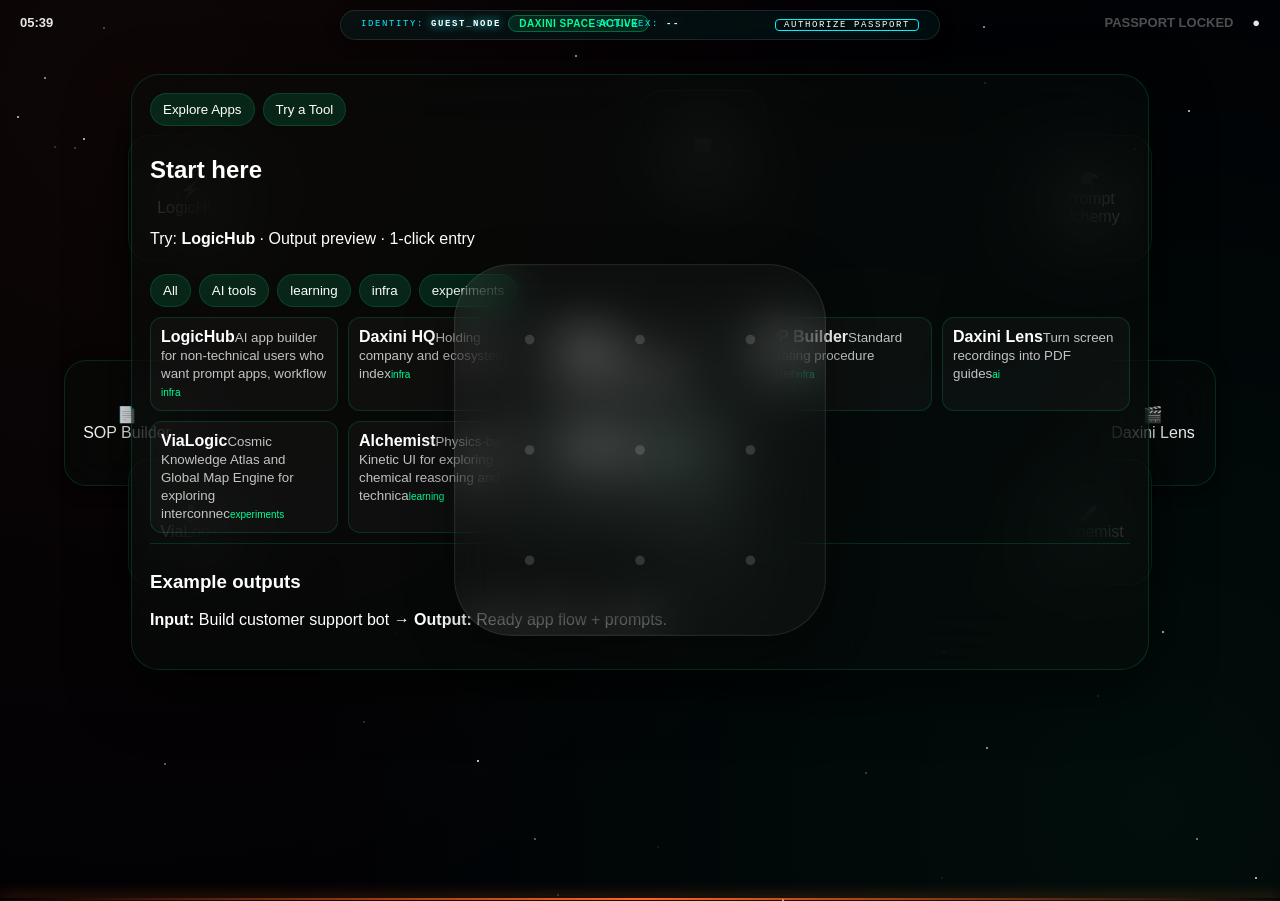
<file: index.html>
<!DOCTYPE html>
<html lang="en">
<head>
  <meta charset="UTF-8">
  <meta name="viewport" content="width=device-width, initial-scale=1.0, maximum-scale=1.0, user-scalable=no, viewport-fit=cover">
  <title>Daxini.space — Premium Pattern OS</title>
  <meta name="description" content="Daxini.space is a sovereign pattern-based OS for app discovery.">
  <link rel="stylesheet" href="os-core.css">
</head>
<body>

  <!-- STARFIELD -->
  <div id="starfield"></div>

  <!-- IDENTITY HUD -->
  <div id="identity-hud"></div>

  <!-- SOVEREIGN AUTH OVERLAY -->
  <div id="zv-auth-overlay" class="zv-auth-overlay hidden">
    <div class="zv-auth-modal">
      <div class="zv-auth-icon">🛡️</div>
      <h2 class="zv-auth-title">Sovereign Authorization</h2>
      <p class="zv-auth-desc">Access to the Daxini Pattern OS requires a verified Sovereign Passport. Please enter your hardware ID to authorize this session.</p>
      <form id="zv-auth-form" class="zv-auth-form">
        <div class="zv-auth-group">
          <label>PHYSICAL PASSPORT ID</label>
          <input type="text" id="zv-nfc-input" placeholder="Enter Hardware ID..." required>
        </div>
        <button type="submit" class="zv-auth-btn">Authorize Hardware</button>
        <div id="zv-auth-status" class="zv-auth-status"></div>
      </form>
    </div>
  </div>


  <section id="start-layer" class="glass-window">
    <div class="cta-row"><button data-quick="logichub">Explore Apps</button><button data-quick="prompt-alchemy">Try a Tool</button></div>
    <h2>Start here</h2><p>Try: <b>LogicHub</b> · Output preview · 1-click entry</p>
    <div class="filter-row"><button data-filter="all">All</button><button data-filter="ai">AI tools</button><button data-filter="learning">learning</button><button data-filter="infra">infra</button><button data-filter="experiments">experiments</button></div>
    <div id="app-grid"></div>
    <div id="proof-block"><h3>Example outputs</h3><p><b>Input:</b> Build customer support bot → <b>Output:</b> Ready app flow + prompts.</p></div>
    <p class="sys-philosophy">System philosophy: pattern-first discovery, sovereign flow, fast launch.</p>
  </section>

  <!-- WINDOW MANAGER -->
  <div id="window-manager"></div>

  <!-- FRACTAL DESKTOP -->
  <div id="room-environment">
    <div class="room-node-app" id="node-0"></div>
    <div class="room-node-app" id="node-1"></div>
    <div class="room-node-app" id="node-2"></div>
    <div class="room-node-app" id="node-3"></div>
    <div class="room-node-app" id="node-5"></div>
    <div class="room-node-app" id="node-6"></div>
    <div class="room-node-app" id="node-7"></div>
    <div class="room-node-app" id="node-8"></div>

    <div id="room-center">
      <h1 id="room-title">DAXINI.SPACE</h1>
    </div>
  </div>

  <!-- THUMB ZONE MATRIX -->
  <div id="os-minimap">
    <svg id="grid-svg"><polyline id="trace-line" points=""/></svg>
    <div id="os-action-hint"></div>
    <div id="dots-container">
      <div class="dot-cell" data-idx="0"><div class="dot" id="dot-0"></div></div>
      <div class="dot-cell" data-idx="1"><div class="dot" id="dot-1"></div></div>
      <div class="dot-cell" data-idx="2"><div class="dot" id="dot-2"></div></div>
      <div class="dot-cell" data-idx="3"><div class="dot" id="dot-3"></div></div>
      <div class="dot-cell" data-idx="4"><div class="dot center-dot" id="dot-4"></div></div>
      <div class="dot-cell" data-idx="5"><div class="dot" id="dot-5"></div></div>
      <div class="dot-cell" data-idx="6"><div class="dot" id="dot-6"></div></div>
      <div class="dot-cell" data-idx="7"><div class="dot" id="dot-7"></div></div>
      <div class="dot-cell" data-idx="8"><div class="dot" id="dot-8"></div></div>
    </div>
    <div class="minimap-hint">swipe or tap to launch</div>
  </div>

  <!-- MODULAR CORE -->
  <script src="daxini-registry.js"></script>
  <script src="daxini-passport.js"></script>
  <script src="pattern-tracer.js"></script>
  <script src="os-shell.js"></script>
  <script src="daxini-ui.js"></script>

  <script>
    // Starfield initializer (one-off)
    (function() {
      const sf = document.getElementById('starfield');
      for (let i = 0; i < 60; i++) {
        const star = document.createElement('div');
        star.style.cssText = `position:absolute; width:2px; height:2px; background:#fff; border-radius:50%; top:${Math.random()*100}%; left:${Math.random()*100}%; opacity:${Math.random()};`;
        sf.appendChild(star);
      }
    })();

    // Helper to route logs to spatial-engine's diagnostics
    window.logDiag = function(action, message) {
        if (window.OS && window.OS.updateDiagnostics) {
            window.OS.updateDiagnostics('ZAYVORA', action, message);
        } else {
            console.log(`[${action}] ${message}`);
        }
    };
  </script>
</body>
</html>
</file>
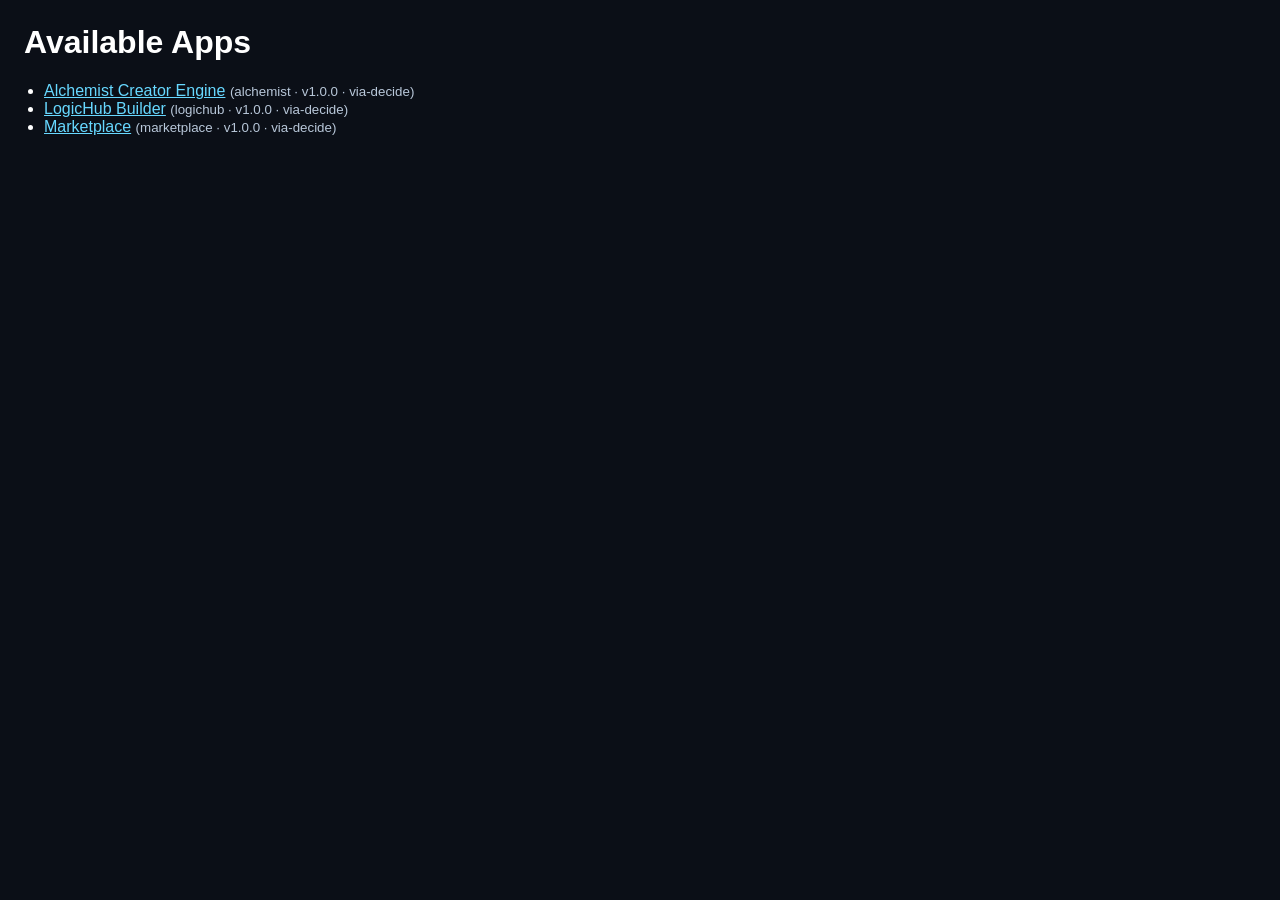
<file: apps/index.html>
<!DOCTYPE html>
<html lang="en">
<head>
  <meta charset="UTF-8">
  <meta name="viewport" content="width=device-width, initial-scale=1.0">
  <title>Daxini Apps Directory</title>
  <style>
    body { font-family: Arial, sans-serif; margin: 24px; background: #0b0f17; color: #fff; }
    h1 { margin-top: 0; }
    ul { padding-left: 20px; }
    a { color: #67d8ff; }
    small { color: #b8c7d9; }
  </style>
  <script src="../apps-manifest.js"></script>
</head>
<body>
  <h1>Available Apps</h1>
  <ul id="apps-list"></ul>
  <script>
    (function renderApps() {
      const list = document.getElementById('apps-list');
      const manifest = window.DAXINI_APPS_MANIFEST || { apps: [] };
      manifest.apps.forEach((app) => {
        const li = document.createElement('li');
        li.innerHTML = `<a href="${app.path}">${app.title}</a> <small>(${app.name} · v${app.version} · ${app.creator})</small>`;
        list.appendChild(li);
      });
    })();
  </script>
</body>
</html>
</file>
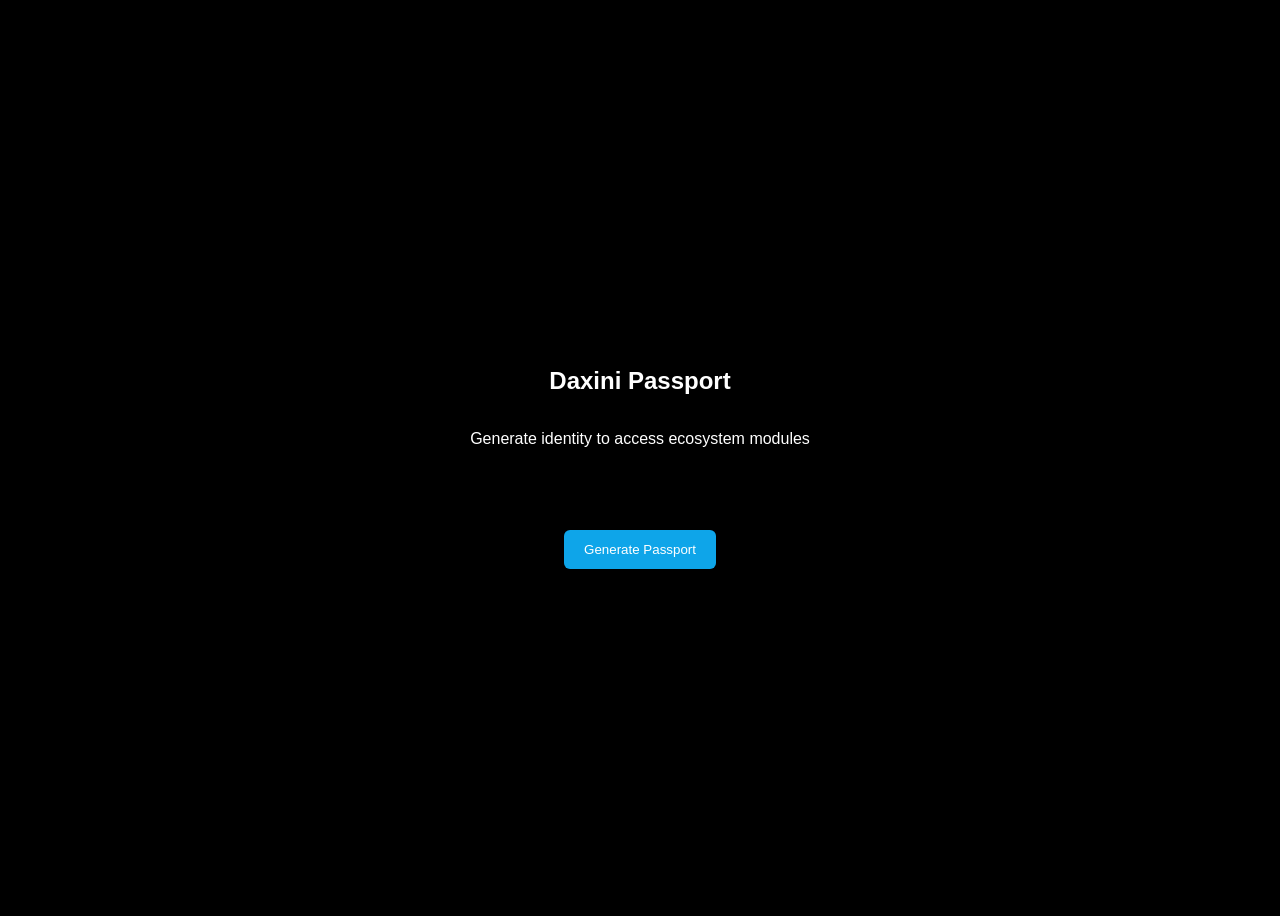
<file: passport/index.html>
<!DOCTYPE html>
<html>
<head>
<meta charset="UTF-8">
<meta name="viewport" content="width=device-width,initial-scale=1">
<title>Daxini Passport</title>

<style>
body{
background:#000;
color:#fff;
font-family:sans-serif;
display:flex;
flex-direction:column;
align-items:center;
justify-content:center;
height:100vh
}

button{
padding:12px 20px;
margin-top:20px;
background:#0ea5e9;
border:none;
color:#fff;
border-radius:6px;
}
</style>
</head>

<body>

<h2>Daxini Passport</h2>
<p>Generate identity to access ecosystem modules</p>
<p id="rep-summary"></p>
<div id="creator-dashboard" style="margin-top:14px;width:min(680px,94vw);font-size:14px"></div>

<button onclick="createPassport()">Generate Passport</button>

<script src="../reputation-engine.js"></script>
<script src="../earnings-ledger.js"></script>
<script>
function renderProfileSummary(token) {
  if (!window.DaxiniReputationEngine || !token) return;
  const profile = window.DaxiniReputationEngine.getPassportProfile(token);
  const repSummary = document.getElementById('rep-summary');
  if (!repSummary || !profile) return;
  const badge = profile.reputation.badge ? profile.reputation.badge.label : 'No badge yet';
  const wallet = profile.wallet || { total_earnings: 0 };
  repSummary.textContent = `Reputation: ${profile.reputation.overall} · Badge: ${badge} · Wallet: ${Number(wallet.total_earnings || 0).toFixed(2)}`;
}


function renderCreatorDashboard(token) {
  const container = document.getElementById('creator-dashboard');
  if (!container || !token || !window.DaxiniEarningsLedger) return;
  const summary = window.DaxiniEarningsLedger.passportSummary(token);
  const rows = summary.assets.map((item) => `<tr><td>${item.asset_id}</td><td>${item.downloads}</td><td>${item.earnings.toFixed(2)}</td></tr>`).join('');
  container.innerHTML = `
    <h3 style="margin:0 0 8px 0">Creator Dashboard</h3>
    <div style="margin-bottom:8px">Wallet earnings: ${summary.total_earnings.toFixed(2)}</div>
    <table style="width:100%;border-collapse:collapse">
      <thead><tr><th align="left">Asset</th><th align="left">Downloads</th><th align="left">Earnings</th></tr></thead>
      <tbody>${rows || '<tr><td colspan="3">No earnings yet.</td></tr>'}</tbody>
    </table>
  `;
}

function createPassport(){

const token = "passport_"+Date.now()

localStorage.setItem("passport_token",token)
if (window.DaxiniReputationEngine) {
window.DaxiniReputationEngine.ensurePassportProfile(token)
}
renderProfileSummary(token)
renderCreatorDashboard(token)

window.location.href="/"

}

const existingToken = localStorage.getItem("passport_token")
if (existingToken && window.DaxiniReputationEngine) {
window.DaxiniReputationEngine.ensurePassportProfile(existingToken)
renderProfileSummary(existingToken)
renderCreatorDashboard(existingToken)
}

</script>

</body>
</html>
</file>
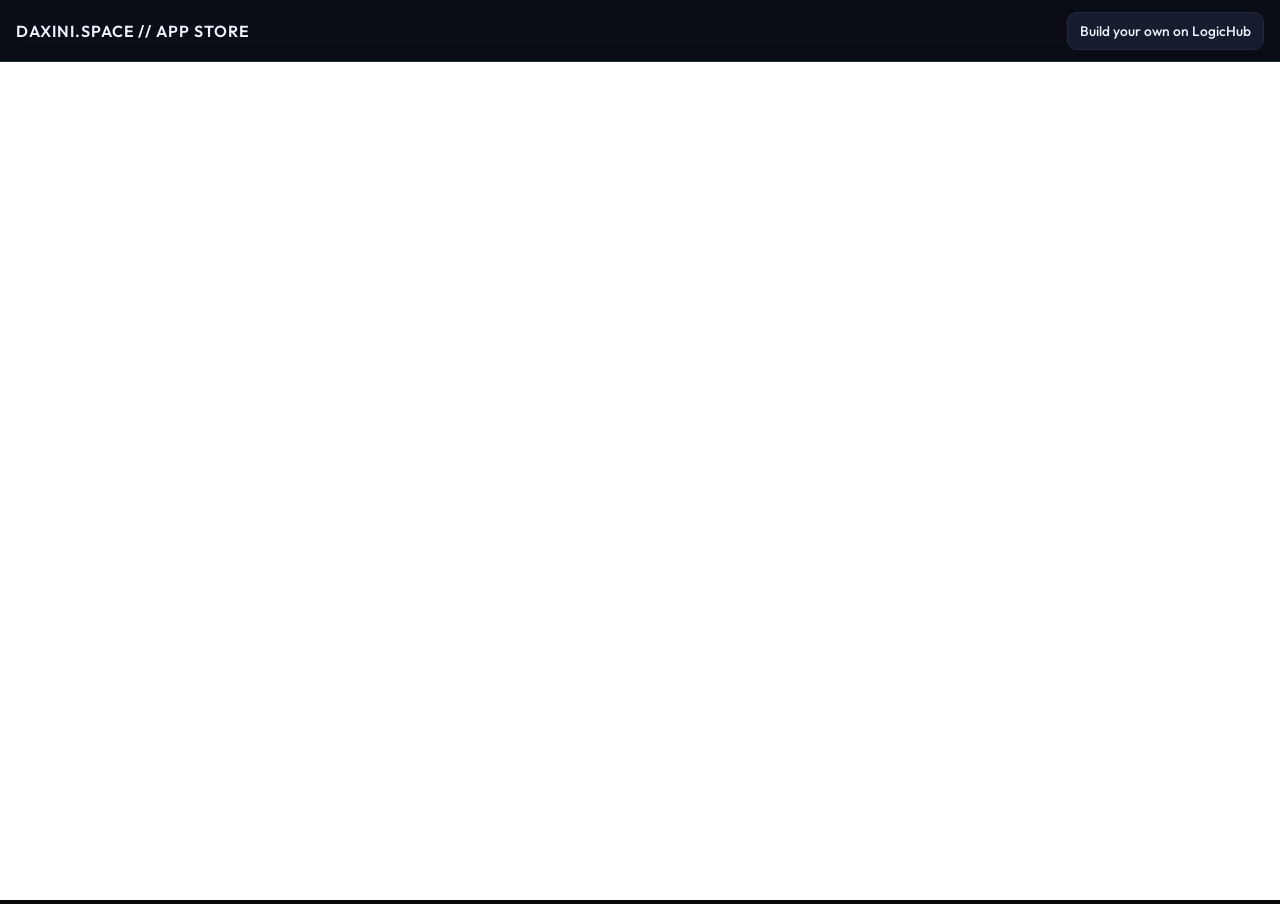
<file: play/index.html>
<!DOCTYPE html>
<html lang="en">
<head>
  <meta charset="UTF-8" />
  <meta name="viewport" content="width=device-width, initial-scale=1.0" />
  <title>Play App // DAXINI.SPACE</title>
  <link rel="preconnect" href="https://fonts.googleapis.com" />
  <link rel="preconnect" href="https://fonts.gstatic.com" crossorigin />
  <link href="https://fonts.googleapis.com/css2?family=Outfit:wght@400;500;600;700&display=swap" rel="stylesheet" />
  <style>
    :root {
      color-scheme: dark;
      --bg: #07090d;
      --nav-bg: rgba(11, 14, 23, 0.92);
      --border: #232a3f;
      --text: #eef2ff;
      --muted: #9aa6cb;
      --accent: #7aa2ff;
    }

    * { box-sizing: border-box; }

    body {
      margin: 0;
      min-height: 100vh;
      display: flex;
      flex-direction: column;
      background: var(--bg);
      color: var(--text);
      font-family: 'Outfit', system-ui, -apple-system, Segoe UI, Roboto, sans-serif;
    }

    .top-nav {
      height: 62px;
      padding: 12px 16px;
      border-bottom: 1px solid var(--border);
      background: var(--nav-bg);
      backdrop-filter: blur(10px);
      display: flex;
      align-items: center;
      justify-content: space-between;
      position: fixed;
      inset: 0 0 auto 0;
      z-index: 20;
    }

    .brand {
      font-size: clamp(0.84rem, 0.76rem + 0.35vw, 1rem);
      letter-spacing: 0.06em;
      color: var(--text);
      font-weight: 600;
      margin-right: 10px;
    }

    .cta {
      text-decoration: none;
      color: var(--text);
      background: #151c2f;
      border: 1px solid var(--border);
      border-radius: 10px;
      padding: 9px 12px;
      font-size: 0.86rem;
      font-weight: 500;
      white-space: nowrap;
    }

    .cta:hover {
      border-color: var(--accent);
    }

    .frame-wrap {
      margin-top: 62px;
      height: calc(100vh - 62px);
      width: 100%;
    }

    #app-frame {
      width: 100%;
      height: 100%;
      border: 0;
      background: #020307;
    }
  </style>
</head>
<body>
  <header class="top-nav">
    <div class="brand">DAXINI.SPACE // APP STORE</div>
    <a class="cta" href="https://logichub.app" target="_blank" rel="noopener noreferrer">Build your own on LogicHub</a>
  </header>

  <main class="frame-wrap">
    <iframe id="app-frame" sandbox="allow-scripts allow-forms allow-same-origin"></iframe>
  </main>

  <script>
    function sanitizeId(raw) {
      const value = String(raw ?? '').trim();
      return value.match(/^[a-zA-Z0-9_-]+$/) ? value : '';
    }

    const params = new URLSearchParams(window.location.search);
    const safeId = sanitizeId(params.get('id'));
    const frame = document.getElementById('app-frame');

    frame.src = safeId
      ? `https://logichub.app/tools/${encodeURIComponent(safeId)}`
      : 'https://logichub.app/explore';
  </script>
</body>
</html>
</file>
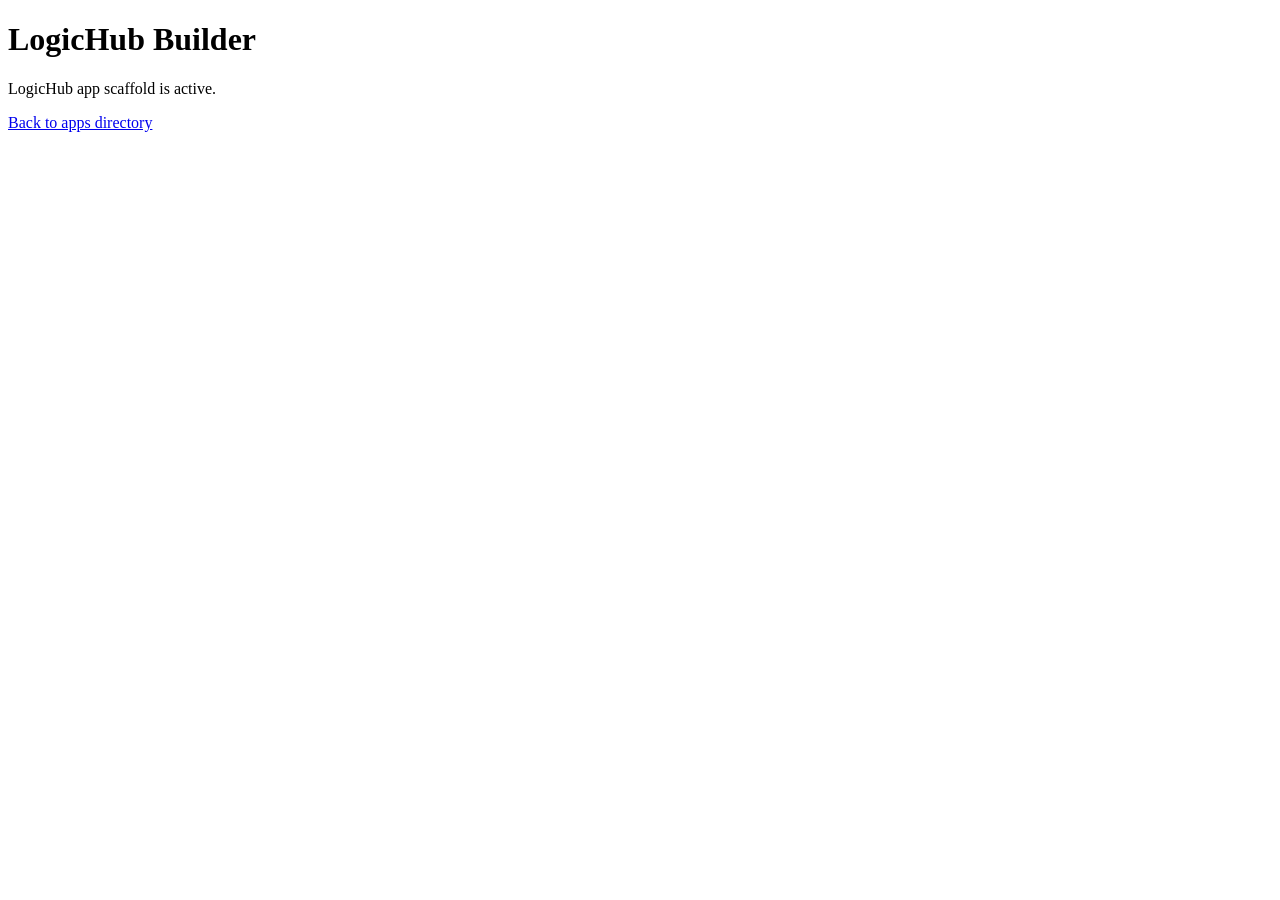
<file: apps/logichub/index.html>
<!DOCTYPE html>
<html lang="en">
<head><meta charset="UTF-8"><meta name="viewport" content="width=device-width, initial-scale=1.0"><title>LogicHub</title></head>
<body>
  <h1>LogicHub Builder</h1>
  <p>LogicHub app scaffold is active.</p>
  <p><a href="../">Back to apps directory</a></p>
</body>
</html>
</file>
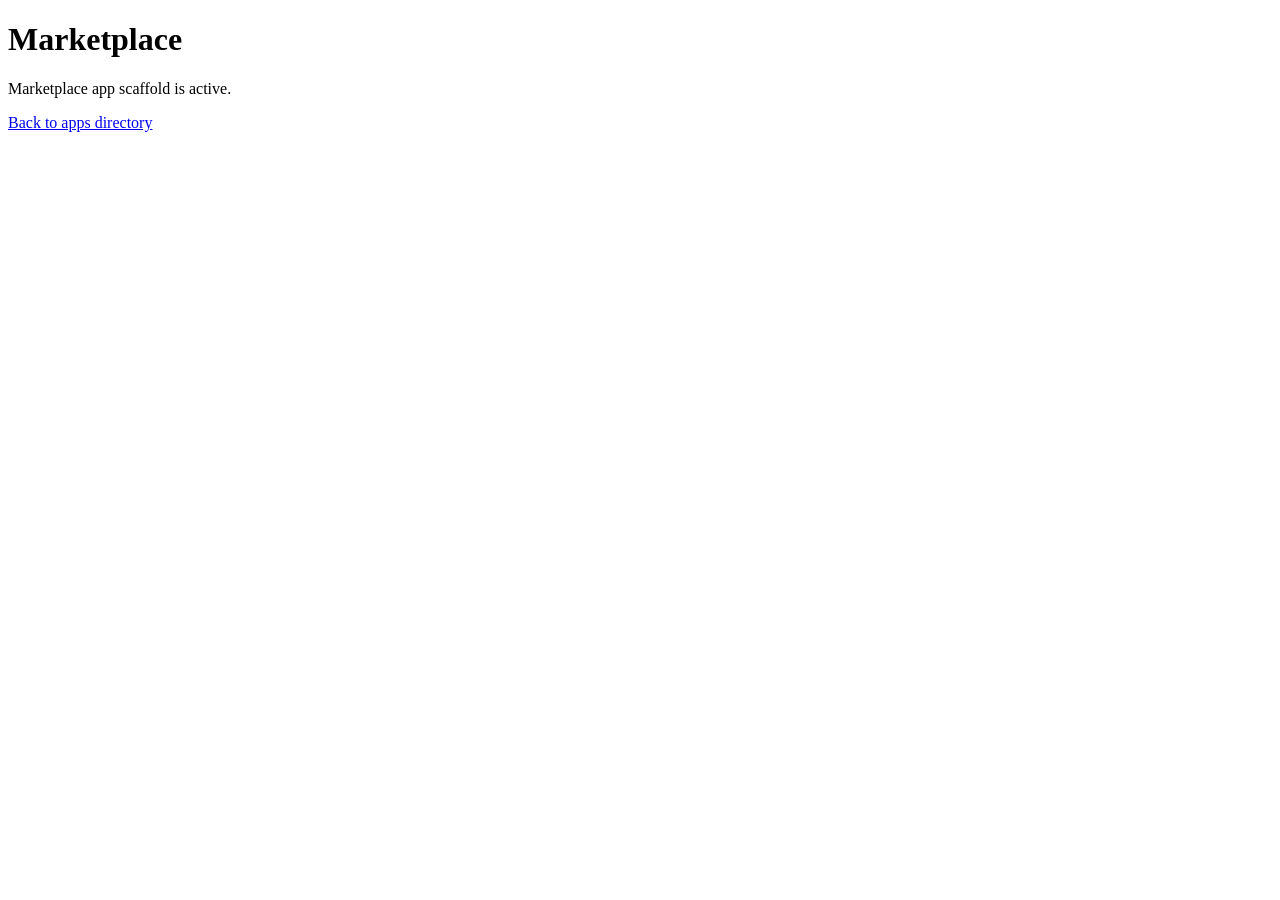
<file: apps/marketplace/index.html>
<!DOCTYPE html>
<html lang="en">
<head><meta charset="UTF-8"><meta name="viewport" content="width=device-width, initial-scale=1.0"><title>Marketplace</title></head>
<body>
  <h1>Marketplace</h1>
  <p>Marketplace app scaffold is active.</p>
  <p><a href="../">Back to apps directory</a></p>
</body>
</html>
</file>
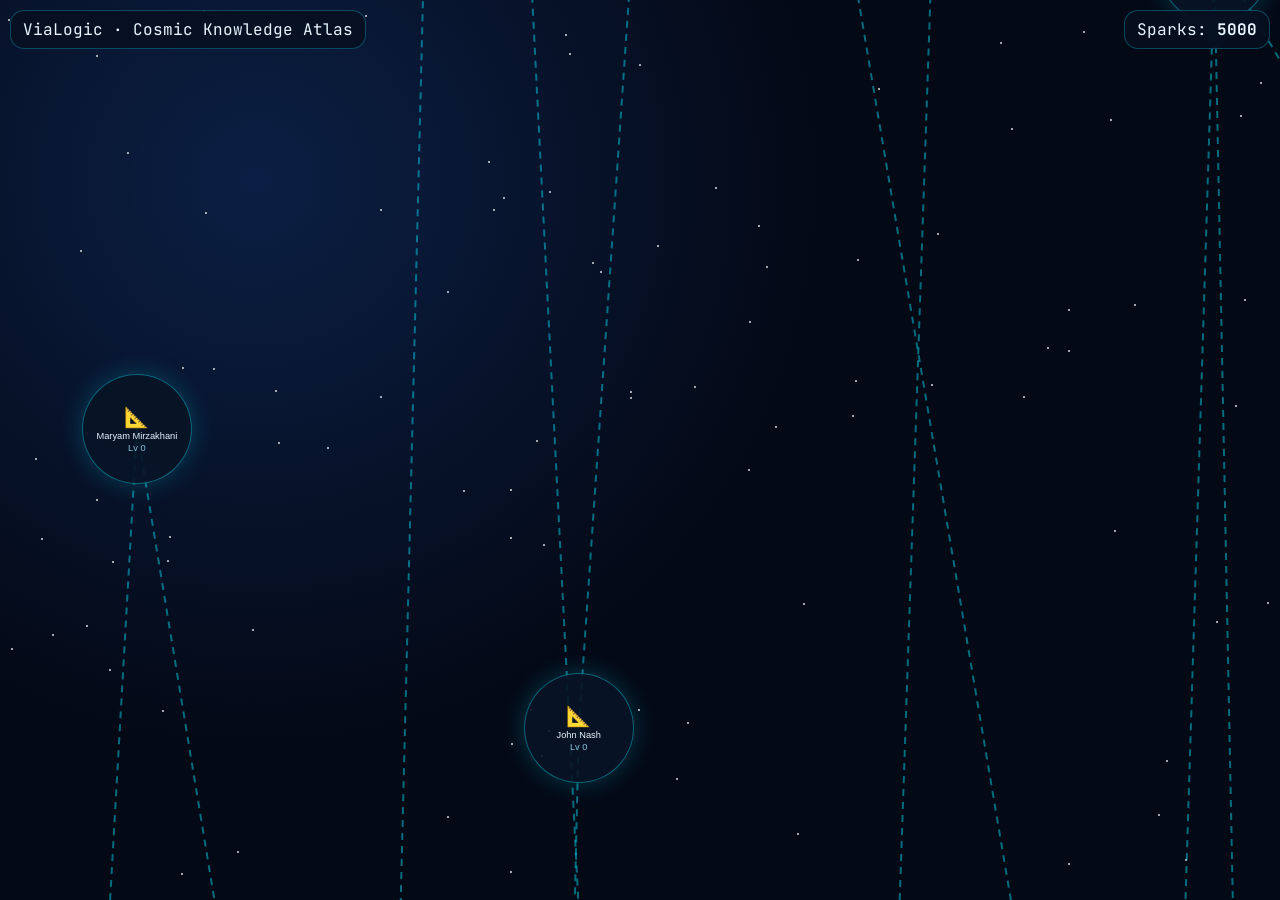
<file: apps/vialogic/index.html>
<!DOCTYPE html>
<html lang="en">
<head>
  <meta charset="UTF-8">
  <meta name="viewport" content="width=device-width, initial-scale=1.0">
  <title>ViaLogic | Global Map Engine</title>
  <link rel="preconnect" href="https://fonts.googleapis.com">
  <link rel="preconnect" href="https://fonts.gstatic.com" crossorigin>
  <link href="https://fonts.googleapis.com/css2?family=JetBrains+Mono:wght@400;600&display=swap" rel="stylesheet">
  <link rel="stylesheet" href="./styles/main.css">
  <script src="./ui/navigation.js"></script>
  <script src="./ui/entity-renderer.js"></script>
  <script src="./ui/modal-system.js"></script>
  <script src="./ui/map-engine.js"></script>
</head>
<body>
  <header class="hud">
    <div class="hud__title">ViaLogic · Cosmic Knowledge Atlas</div>
    <div class="hud__sparks">Sparks: <strong id="sparks-value">0</strong></div>
  </header>

  <main id="map-viewport" aria-label="Interactive thinker map">
    <div id="scenery-layer" aria-hidden="true"></div>
    <div id="map-layer">
      <svg id="paths-layer" viewBox="0 0 5000 3600" preserveAspectRatio="none"></svg>
      <section id="entities-layer" aria-live="polite"></section>
    </div>
  </main>

  <section id="entity-modal" class="modal" aria-hidden="true">
    <article class="modal__content" data-modal-content></article>
  </section>

  <output id="map-error"></output>
</body>
</html>
</file>
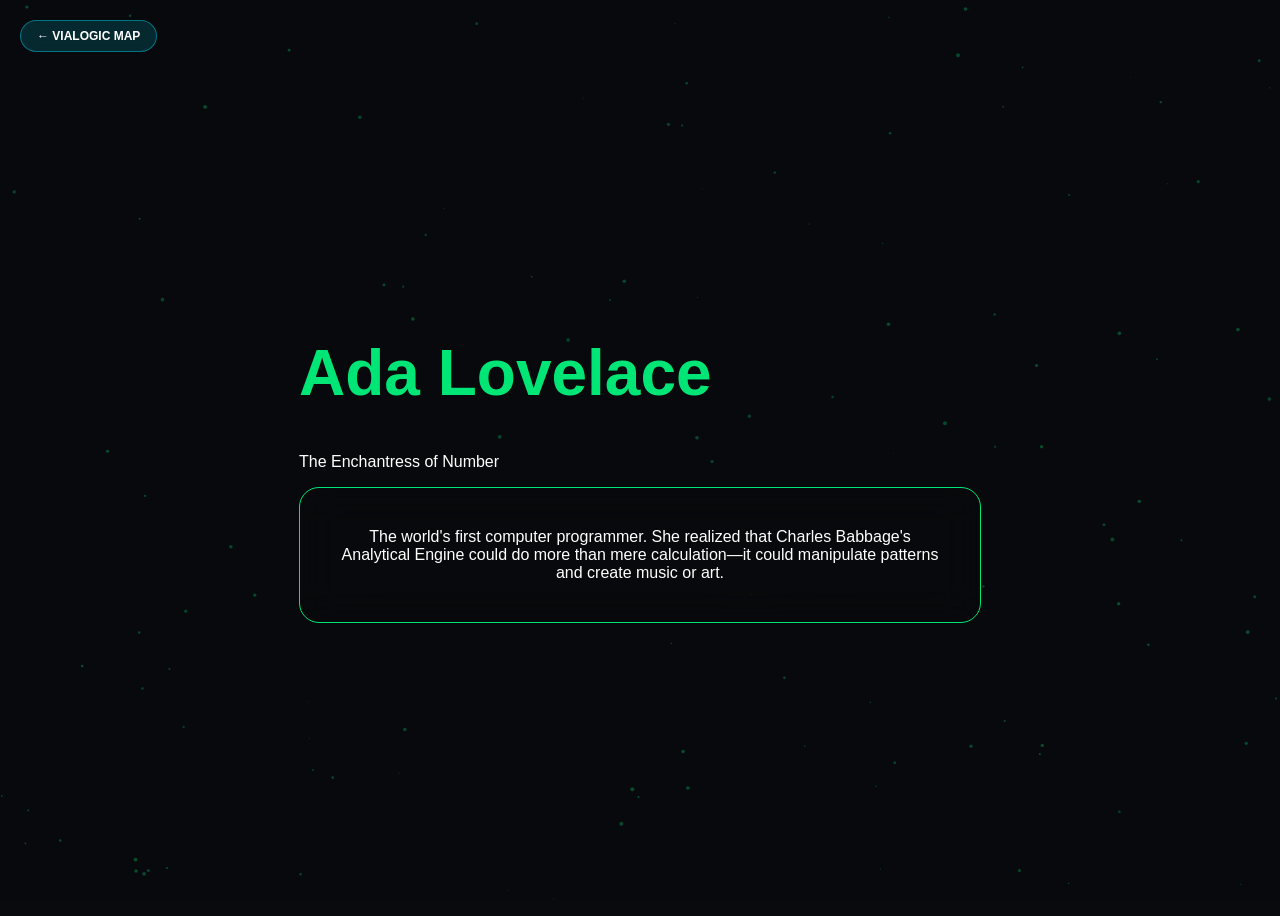
<file: apps/vialogic/people/ada-lovelace/index.html>
<!DOCTYPE html><html><head><title>Ada Lovelace</title><link rel="stylesheet" href="styles.css"></head><body><main class="sovereign"><h1>Ada Lovelace</h1><p>The Enchantress of Number</p><div class="glass">The world's first computer programmer. She realized that Charles Babbage's Analytical Engine could do more than mere calculation—it could manipulate patterns and create music or art.</div><canvas id="app"></canvas></main><script src="script.js"></script>
    <!-- Sovereign Audit: Back to Map -->
    <a href="../../index.html" class="vialogic-back-btn" style="position:fixed; top:20px; left:20px; z-index:9999; text-decoration:none; color:white; background:rgba(0,229,255,0.15); border:1px solid rgba(0,229,255,0.4); padding:8px 16px; border-radius:99px; font-family:sans-serif; font-size:12px; font-weight:bold; backdrop-filter:blur(8px); cursor:pointer;">← VIALOGIC MAP</a>
        
</body></html>
</file>
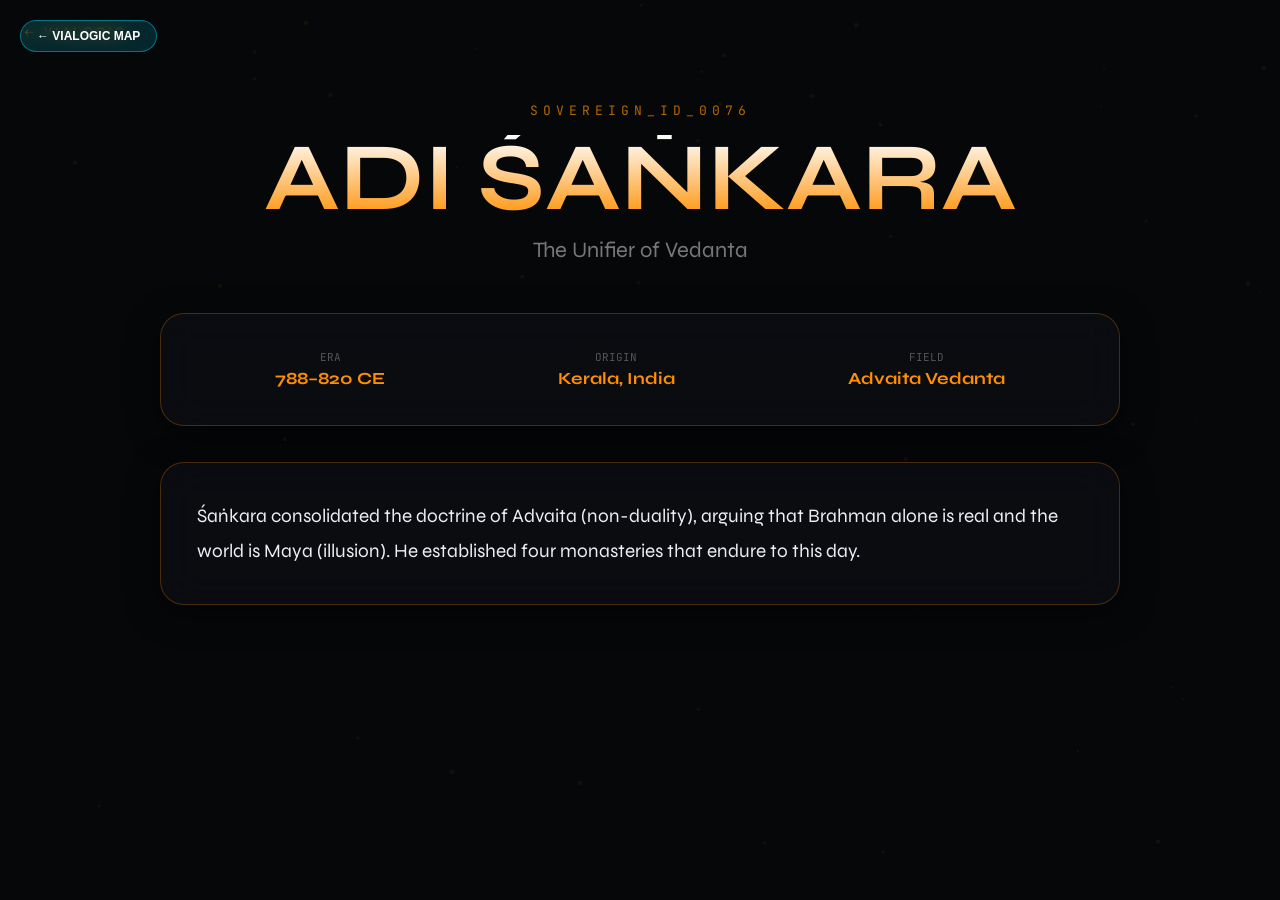
<file: apps/vialogic/people/adi-shankara/index.html>
<!DOCTYPE html>
<html lang="en"><head><meta charset="UTF-8"><meta name="viewport" content="width=device-width,initial-scale=1.0">
<title>Adi Śaṅkara | ViaLogic Sovereign UI</title>
<link href="https://fonts.googleapis.com/css2?family=Syne:wght@700;800&family=JetBrains+Mono&display=swap" rel="stylesheet">
<link rel="stylesheet" href="styles.css"></head>
<body><nav class="nav"><a href="../../">← VIALOGIC</a></nav>
<main class="viewport">
<section class="hero"><span class="badge">SOVEREIGN_ID_0076</span><h1>Adi Śaṅkara</h1><p class="epithet">The Unifier of Vedanta</p></section>
<section class="stats glass"><div class="s"><label>ERA</label><span>788–820 CE</span></div><div class="s"><label>ORIGIN</label><span>Kerala, India</span></div><div class="s"><label>FIELD</label><span>Advaita Vedanta</span></div></section>
<article class="bio glass"><p>Śaṅkara consolidated the doctrine of Advaita (non-duality), arguing that Brahman alone is real and the world is Maya (illusion). He established four monasteries that endure to this day.</p></article>
</main><canvas id="bg"></canvas><script src="script.js"></script>
    <!-- Sovereign Audit: Back to Map -->
    <a href="../../index.html" class="vialogic-back-btn" style="position:fixed; top:20px; left:20px; z-index:9999; text-decoration:none; color:white; background:rgba(0,229,255,0.15); border:1px solid rgba(0,229,255,0.4); padding:8px 16px; border-radius:99px; font-family:sans-serif; font-size:12px; font-weight:bold; backdrop-filter:blur(8px); cursor:pointer;">← VIALOGIC MAP</a>
        
</body></html>
</file>
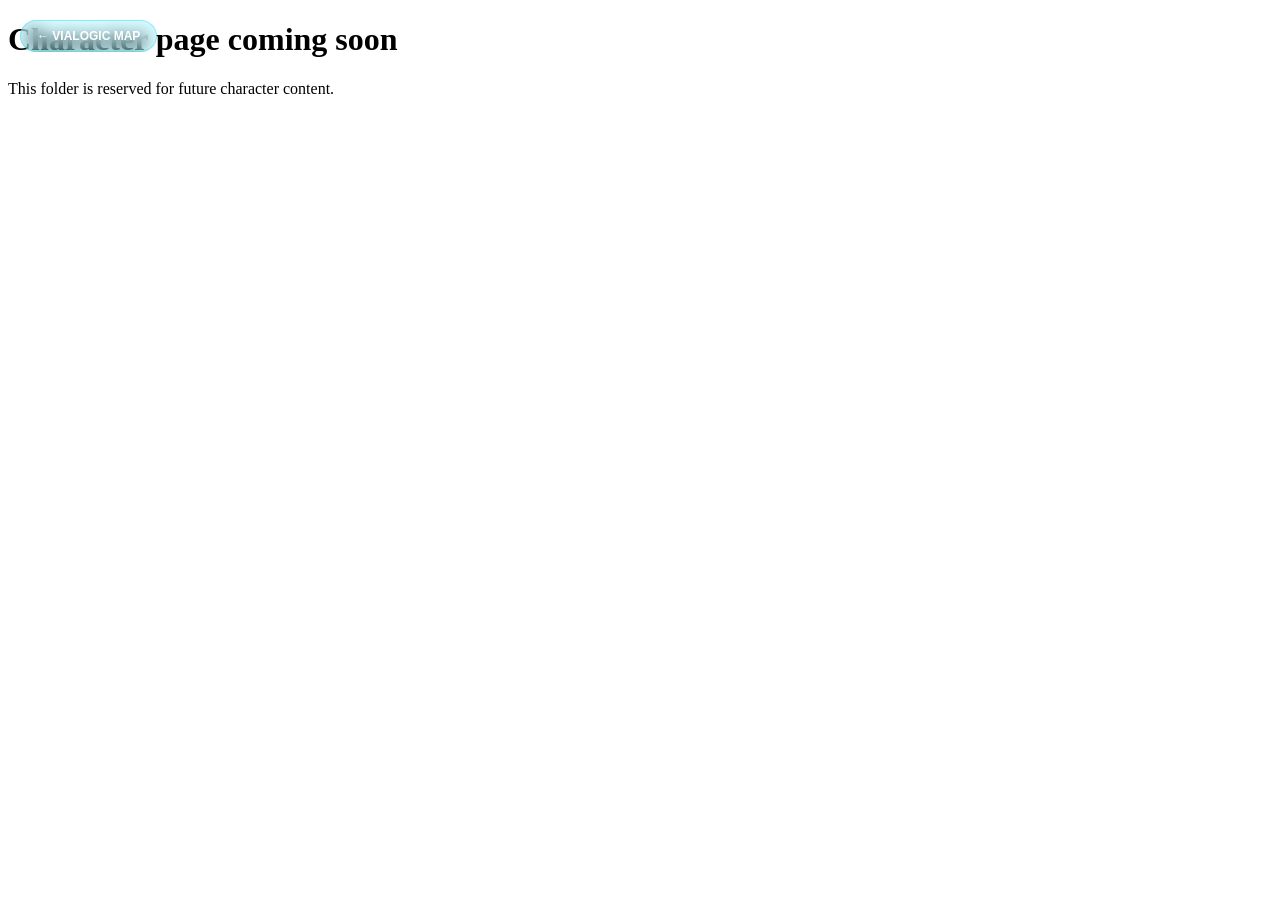
<file: apps/vialogic/people/al-khwarizmi/index.html>
<!doctype html>
<html lang="en">
<head>
  <meta charset="utf-8" />
  <meta name="viewport" content="width=device-width, initial-scale=1" />
  <title>Coming Soon</title>
</head>
<body>
  <main>
    <h1>Character page coming soon</h1>
    <p>This folder is reserved for future character content.</p>
  </main>

    <!-- Sovereign Audit: Back to Map -->
    <a href="../../index.html" class="vialogic-back-btn" style="position:fixed; top:20px; left:20px; z-index:9999; text-decoration:none; color:white; background:rgba(0,229,255,0.15); border:1px solid rgba(0,229,255,0.4); padding:8px 16px; border-radius:99px; font-family:sans-serif; font-size:12px; font-weight:bold; backdrop-filter:blur(8px); cursor:pointer;">← VIALOGIC MAP</a>
        
</body>
</html>
</file>
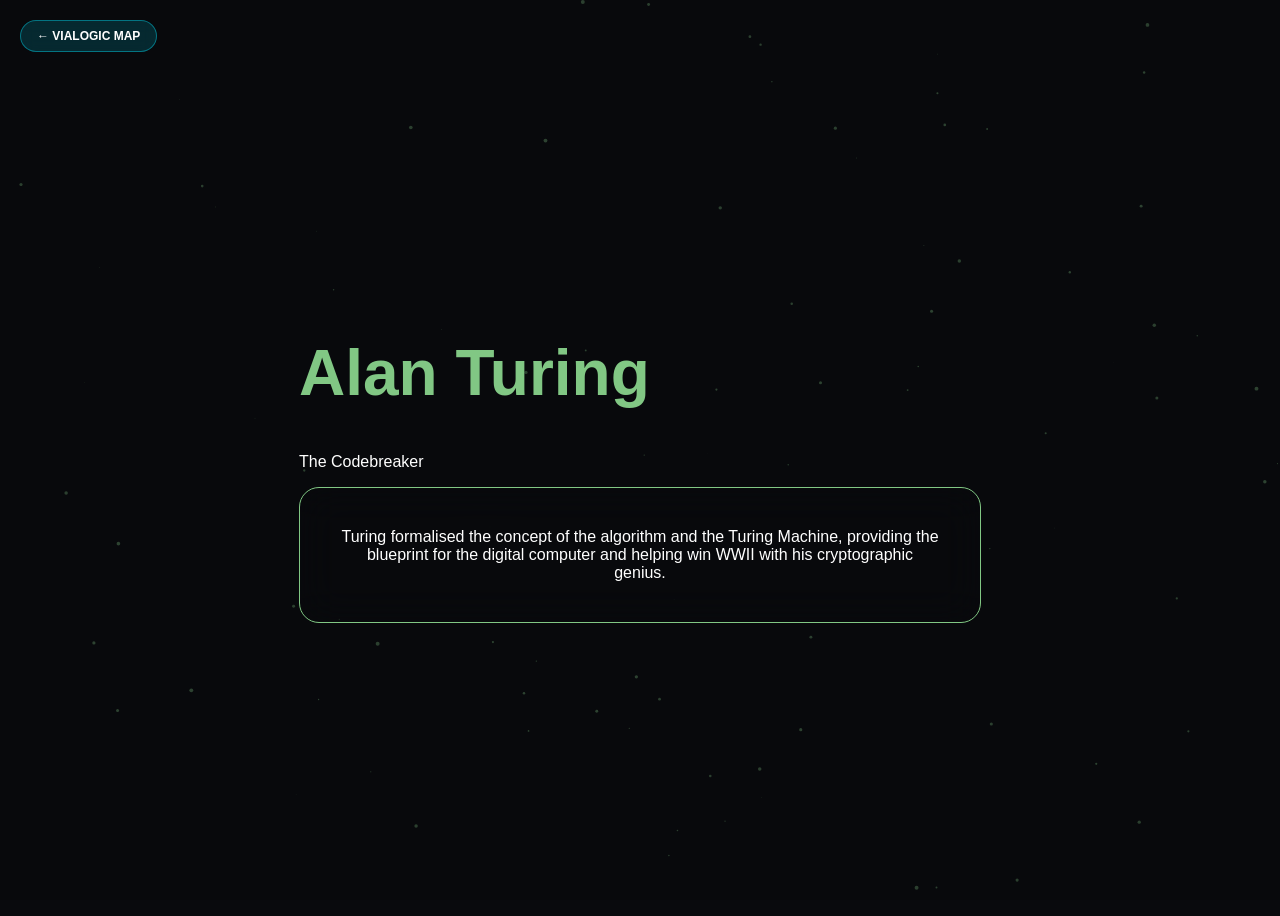
<file: apps/vialogic/people/alan-turing/index.html>
<!DOCTYPE html><html><head><title>Alan Turing</title><link rel="stylesheet" href="styles.css"></head><body><main class="sovereign"><h1>Alan Turing</h1><p>The Codebreaker</p><div class="glass">Turing formalised the concept of the algorithm and the Turing Machine, providing the blueprint for the digital computer and helping win WWII with his cryptographic genius.</div><canvas id="app"></canvas></main><script src="script.js"></script>
    <!-- Sovereign Audit: Back to Map -->
    <a href="../../index.html" class="vialogic-back-btn" style="position:fixed; top:20px; left:20px; z-index:9999; text-decoration:none; color:white; background:rgba(0,229,255,0.15); border:1px solid rgba(0,229,255,0.4); padding:8px 16px; border-radius:99px; font-family:sans-serif; font-size:12px; font-weight:bold; backdrop-filter:blur(8px); cursor:pointer;">← VIALOGIC MAP</a>
        
</body></html>
</file>
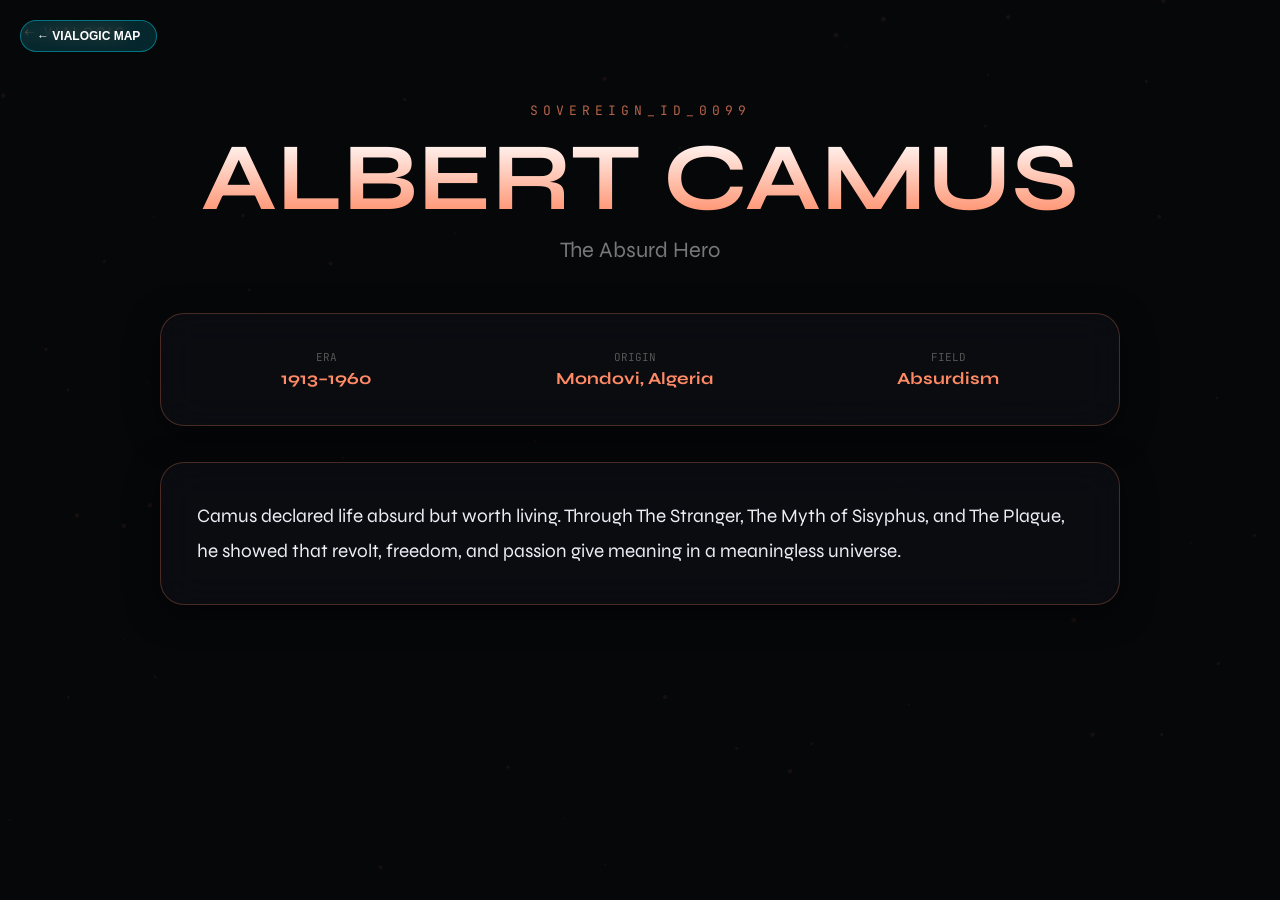
<file: apps/vialogic/people/albert-camus/index.html>
<!DOCTYPE html>
<html lang="en"><head><meta charset="UTF-8"><meta name="viewport" content="width=device-width,initial-scale=1.0">
<title>Albert Camus | ViaLogic Sovereign UI</title>
<link href="https://fonts.googleapis.com/css2?family=Syne:wght@700;800&family=JetBrains+Mono&display=swap" rel="stylesheet">
<link rel="stylesheet" href="styles.css"></head>
<body><nav class="nav"><a href="../../">← VIALOGIC</a></nav>
<main class="viewport">
<section class="hero"><span class="badge">SOVEREIGN_ID_0099</span><h1>Albert Camus</h1><p class="epithet">The Absurd Hero</p></section>
<section class="stats glass"><div class="s"><label>ERA</label><span>1913–1960</span></div><div class="s"><label>ORIGIN</label><span>Mondovi, Algeria</span></div><div class="s"><label>FIELD</label><span>Absurdism</span></div></section>
<article class="bio glass"><p>Camus declared life absurd but worth living. Through The Stranger, The Myth of Sisyphus, and The Plague, he showed that revolt, freedom, and passion give meaning in a meaningless universe.</p></article>
</main><canvas id="bg"></canvas><script src="script.js"></script>
    <!-- Sovereign Audit: Back to Map -->
    <a href="../../index.html" class="vialogic-back-btn" style="position:fixed; top:20px; left:20px; z-index:9999; text-decoration:none; color:white; background:rgba(0,229,255,0.15); border:1px solid rgba(0,229,255,0.4); padding:8px 16px; border-radius:99px; font-family:sans-serif; font-size:12px; font-weight:bold; backdrop-filter:blur(8px); cursor:pointer;">← VIALOGIC MAP</a>
        
</body></html>
</file>
<file: os-core.css>
:root {
  /* Premium System Font Stack (Offline-First) */
  --font-display: 'SF Pro Display', 'Inter', -apple-system, BlinkMacSystemFont, "Segoe UI", Roboto, Helvetica, Arial, sans-serif;
  --font-mono: 'SF Mono', 'Fira Code', 'Roboto Mono', monospace;
  --brand-saffron: #ff671f;
  --matrix-green: #00ff96;
  --bg-deep: #020205;
  --glass-bg: rgba(10, 15, 12, 0.45);
  --glass-border: rgba(0, 255, 150, 0.15);
  --system-blur: 40px;
  --spring-easing: cubic-bezier(0.175, 0.885, 0.32, 1.275);
  --font-mono: 'JetBrains Mono', monospace;
  --font-display: 'Syne', sans-serif;

  /* Zayvora Core Variables */
  --z-accent: #00f2ff;
  --z-glass: rgba(20, 20, 25, 0.7);
  --z-border: rgba(255, 255, 255, 0.1);
}

body {
  margin: 0;
  overflow: hidden;
  background: var(--bg-deep);
  color: white;
  font-family: 'Inter', -apple-system, sans-serif;
  user-select: none;
  -webkit-user-select: none;
  touch-action: none;
}

/* Dynamic Mesh Background */
body::before {
  content: '';
  position: fixed;
  top: -50%; left: -50%; width: 200%; height: 200%;
  background: 
    radial-gradient(circle at 30% 30%, rgba(255, 103, 31, 0.05) 0%, transparent 40%),
    radial-gradient(circle at 70% 70%, rgba(0, 255, 150, 0.05) 0%, transparent 40%);
  z-index: -1;
  animation: mesh-drift 20s infinite alternate;
}

@keyframes mesh-drift {
  from { transform: translate(0,0) rotate(0deg); }
  to { transform: translate(5%, 5%) rotate(5deg); }
}

/* Premium Glass Windows */
.glass-window {
  background: var(--glass-bg);
  backdrop-filter: blur(var(--system-blur));
  -webkit-backdrop-filter: blur(var(--system-blur));
  border: 1px solid var(--glass-border);
  border-radius: 28px;
  box-shadow: 0 20px 60px rgba(0, 0, 0, 0.6);
  transition: all 0.5s var(--spring-easing);
  animation: ios-app-launch 0.6s var(--spring-easing);
  display: flex;
  flex-direction: column;
}

@keyframes ios-app-launch {
  0% { transform: scale(0.3) translateY(100px); opacity: 0; filter: blur(20px); }
  100% { transform: scale(1) translateY(0); opacity: 1; filter: blur(0); }
}

/* ════════════════════════════════════════════════════════════
   HUD — HOLOGRAPHIC MINIMAP (The Pattern Grid)
   ════════════════════════════════════════════════════════════ */
#os-minimap {
  position: fixed;
  bottom: calc(env(safe-area-inset-bottom, 20px) + 40px);
  left: 50%;
  transform: translateX(-50%);
  width: 260px;
  height: 260px;
  background: rgba(255, 255, 255, 0.03);
  backdrop-filter: blur(20px);
  -webkit-backdrop-filter: blur(20px);
  border: 1px solid rgba(255, 255, 255, 0.08);
  border-radius: 48px;
  z-index: 9999;
  box-shadow: 0 10px 40px rgba(0, 0, 0, 0.4);
  transition: transform 0.3s var(--spring-easing), border-color 0.3s ease;
  display: grid;
  grid-template-columns: repeat(3, 1fr);
  grid-template-rows: repeat(3, 1fr);
  gap: 16px;
  padding: 24px;
}

.hud-dot {
  width: 8px;
  height: 8px;
  background: rgba(255, 255, 255, 0.15);
  border-radius: 50%;
  transition: all 0.2s ease;
  place-self: center;
}

.hud-dot.active {
  background: #fff;
  transform: scale(1.8);
  box-shadow: 0 0 15px #fff;
}

#os-action-hint {
  position: absolute;
  top: -30px; left: 0; width: 100%;
  text-align: center;
  font-family: var(--font-mono);
  font-size: 10px;
  color: var(--matrix-green);
  text-transform: uppercase;
  letter-spacing: 2px;
  opacity: 0;
  transition: opacity 0.2s;
  pointer-events: none;
}
#os-action-hint.active { opacity: 1; }

.minimap-hint {
  position: absolute;
  bottom: -20px; left: 0; width: 100%;
  text-align: center;
  font-size: 8px;
  color: rgba(255,255,255,0.3);
  text-transform: uppercase;
  letter-spacing: 1px;
}

.dot-cell {
  display: flex; align-items: center; justify-content: center;
  cursor: pointer; position: relative;
}
.dot-cell::after {
  content: ''; position: absolute; inset: -10px;
}
.dot {
  width: 6px; height: 6px; background: rgba(255,255,255,0.2); border-radius: 50%;
  transition: all 0.2s cubic-bezier(0.175, 0.885, 0.32, 1.275);
}
.dot.active { background: #fff; transform: scale(2.5); box-shadow: 0 0 15px #fff; }
.dot.center-dot { background: var(--matrix-green); box-shadow: 0 0 10px var(--matrix-green); }

/* ════════════════════════════════════════════════════════════
   FRACTAL ROOM ENVIRONMENT
   ════════════════════════════════════════════════════════════ */
#room-environment {
  position: fixed; inset: 0; display: flex; align-items: center; justify-content: center;
  z-index: 10; transition: transform 0.5s cubic-bezier(0.16, 1, 0.3, 1), opacity 0.5s;
}

.room-node-app {
  position: absolute; width: 100px; height: 100px;
  background: var(--glass-bg); border: 1px solid var(--glass-border);
  border-radius: 22px; display: flex; flex-direction: column;
  align-items: center; justify-content: center;
  text-align: center; padding: 12px; cursor: pointer; pointer-events: auto;
  backdrop-filter: blur(20px); -webkit-backdrop-filter: blur(20px);
  transition: all 0.3s var(--spring-easing);
  box-shadow: 0 4px 15px rgba(0,0,0,0.5);
}
.room-node-app:hover { border-color: #fff; transform: scale(1.15); }

/* Spatial Positioning — Matches 3×3 thumb matrix */
#node-0 { top: 15%; left: 10%; }
#node-1 { top: 10%; left: 50%; transform: translateX(-50%); }
#node-2 { top: 15%; right: 10%; }
#node-3 { top: 40%; left: 5%; }
#node-5 { top: 40%; right: 5%; }
#node-6 { bottom: 35%; left: 10%; }
#node-7 { bottom: 30%; left: 50%; transform: translateX(-50%); }
#node-8 { bottom: 35%; right: 10%; }

#room-center { text-align: center; pointer-events: none; z-index: 2; }
#room-title {
  font-family: var(--font-display); font-size: 32px; font-weight: 800;
  letter-spacing: -1px; margin-bottom: 8px; text-transform: uppercase;
  text-shadow: 0 0 20px rgba(0, 255, 150, 0.3);
}

/* ════════════════════════════════════════════════════════════
   HUD — CONCLUDE (top right)
   ════════════════════════════════════════════════════════════ */
#btn-conclude-mission {
  position: fixed;
  top: 20px;
  right: 16px;
  background: rgba(255, 90, 70, 0.12);
  border: 1px solid rgba(255, 90, 70, 0.4);
  color: rgba(255, 110, 90, 1);
  font-family: inherit;
  font-size: 11px;
  font-weight: 700;
  letter-spacing: 0.5px;
  padding: 9px 16px;
  border-radius: 100px;
  cursor: pointer;
  backdrop-filter: blur(10px);
  -webkit-backdrop-filter: blur(10px);
  z-index: 1000;
  transition: background 0.2s ease, transform 0.1s ease;
  text-transform: uppercase;
  -webkit-tap-highlight-color: transparent;
}

#btn-conclude-mission:hover {
  background: rgba(255, 90, 70, 0.22);
  box-shadow: 0 0 20px rgba(255, 90, 70, 0.3);
}

#btn-conclude-mission:active {
  transform: scale(0.95);
}

/* ════════════════════════════════════════════════════════════
   INSTALL CTA — .btn-glitch (inside install trap)
   ════════════════════════════════════════════════════════════ */
.btn-glitch {
  display: none; /* shown by install-manager.js on beforeinstallprompt */
  align-items: center;
  justify-content: center;
  margin-top: 8px;
  margin-bottom: 8px;
  padding: 18px 40px;
  background: rgba(0, 255, 150, 0.08);
  border: 1px solid rgba(0, 255, 150, 0.5);
  color: #00ff96;
  font-family: inherit;
  font-size: 15px;
  font-weight: 800;
  letter-spacing: 3px;
  border-radius: 100px;
  cursor: pointer;
  text-transform: uppercase;
  box-shadow: 0 0 24px rgba(0, 255, 150, 0.2);
  animation: glitch-idle 4s infinite;
  -webkit-tap-highlight-color: transparent;
  transition: background 0.2s ease, transform 0.1s ease;
}

.btn-glitch:active {
  transform: scale(0.97);
  background: rgba(0, 255, 150, 0.18);
}

/* Neural Pulse — Shard Loading State */
.neural-pulse {
  width: 40px; height: 40px;
  border-radius: 50%;
  background: var(--matrix-green);
  box-shadow: 0 0 20px var(--matrix-green);
  animation: n-pulse 1.5s infinite ease-in-out;
}
@keyframes n-pulse {
  0% { transform: scale(0.5); opacity: 0.2; }
  50% { transform: scale(1.2); opacity: 0.8; }
  100% { transform: scale(0.5); opacity: 0.2; }
}

@keyframes glitch-idle {
  0%, 88%, 100% {
    box-shadow: 0 0 24px rgba(0, 255, 150, 0.25);
    text-shadow: none;
  }
  90% {
    text-shadow: -2px 0 #ff00ea, 2px 0 #00eaff;
    box-shadow: 0 0 36px rgba(0, 255, 150, 0.55);
  }
  92% {
    text-shadow: 2px 0 #ff00ea, -2px 0 #00eaff;
  }
  94% {
    text-shadow: -1px 0 #00eaff;
  }
  96% {
    text-shadow: none;
    box-shadow: 0 0 24px rgba(0, 255, 150, 0.25);
  }
}

/* ════════════════════════════════════════════════════════════
   PDF RENDER ZONE
   Hidden overlay; shown during window.print() call.
   ════════════════════════════════════════════════════════════ */
#pdf-render-zone {
  display: none;
  position: fixed;
  top: 0; left: 0;
  width: 100vw;
  height: 100vh;
  background: #020205; /* Cyberpunk Mission Report */
  color: #ffffff;
  z-index: 999999;
  overflow-y: auto;
  -webkit-overflow-scrolling: touch;
  padding: 60px 40px;
  box-sizing: border-box;
  font-family: 'JetBrains Mono', 'Sora', monospace;
}

.pdf-page {
  max-width: 700px;
  margin: 0 auto;
}

.pdf-logo {
  font-family: -apple-system, BlinkMacSystemFont, "Segoe UI", Roboto, sans-serif;
  font-size: 30px;
  font-weight: 900;
  letter-spacing: 10px;
  color: #111;
  margin-bottom: 10px;
}

.pdf-page h1 {
  font-size: 30px;
  font-weight: 700;
  margin: 0 0 8px;
  color: #111;
  font-family: -apple-system, BlinkMacSystemFont, "Segoe UI", Roboto, sans-serif;
}

.pdf-date {
  font-size: 14px;
  color: #666;
  margin: 0 0 24px;
  font-family: -apple-system, BlinkMacSystemFont, "Segoe UI", Roboto, sans-serif;
}

.pdf-page hr {
  border: none;
  border-top: 2px solid #111;
  margin: 24px 0;
}

.pdf-body h2 {
  font-size: 20px;
  margin: 0 0 6px;
  color: #222;
  font-family: -apple-system, BlinkMacSystemFont, "Segoe UI", Roboto, sans-serif;
}

.pdf-subtitle {
  font-size: 14px;
  color: #666;
  margin: 0 0 20px;
  font-family: -apple-system, BlinkMacSystemFont, "Segoe UI", Roboto, sans-serif;
}

.traversal-log {
  list-style: none;
  padding: 0;
  margin: 0;
}

.traversal-log li {
  display: flex;
  align-items: baseline;
  gap: 10px;
  padding: 10px 0;
  border-bottom: 1px solid #eeeeee;
  font-size: 15px;
  color: #333;
  font-family: -apple-system, BlinkMacSystemFont, "Segoe UI", Roboto, sans-serif;
}

.log-index {
  font-size: 11px;
  color: #aaa;
  font-weight: 600;
  min-width: 22px;
  font-variant-numeric: tabular-nums;
}

.log-time {
  color: #999;
  font-size: 13px;
}

.pdf-footer {
  margin-top: 48px;
  padding-top: 20px;
  border-top: 1px solid #ddd;
  font-size: 12px;
  color: #aaa;
  font-family: -apple-system, BlinkMacSystemFont, "Segoe UI", Roboto, sans-serif;
  line-height: 1.8;
}

/* ════════════════════════════════════════════════════════════
   PRINT MEDIA — High Contrast Souvenir Mode
   ════════════════════════════════════════════════════════════ */
@media print {
  body * { display: none !important; }

  #pdf-render-zone {
    display: block !important;
    position: static !important;
    width: 100% !important;
    height: 100% !important;
    overflow: visible !important;
    padding: 40px !important;
    background: white !important;
    color: black !important;
    -webkit-print-color-adjust: exact;
    print-color-adjust: exact;
  }

  .pdf-page {
    max-width: 100%;
    background: white;
  }

  .traversal-log li {
    page-break-inside: avoid;
    border-color: rgba(255,255,255,0.1);
    color: #ffffff !important;
  }

  .pdf-logo, .pdf-page h1 { color: #00ff96 !important; }
  .pdf-date, .pdf-subtitle { color: rgba(255,255,255,0.5) !important; }
}

/* ════════════════════════════════════════════════════════════
   BRAND ENHANCEMENTS
   ════════════════════════════════════════════════════════════ */
body::after {
  content: '';
  position: fixed;
  bottom: 0;
  left: 0;
  width: 100%;
  height: 2px;
  background: linear-gradient(90deg, transparent, var(--brand-saffron), transparent);
  box-shadow: 0 0 15px var(--brand-saffron);
  z-index: 10000;
  pointer-events: none;
}
.debug-hud {
  position: fixed;
  top: 0;
  left: 0;
  width: 100%;
  background: rgba(2, 2, 5, 0.9);
  color: #00ff88;
  font-family: 'JetBrains Mono', monospace;
  font-size: 10px;
  padding: 10px;
  z-index: 100000;
  pointer-events: none;
  border-bottom: 1px solid rgba(0, 255, 136, 0.3);
  backdrop-filter: blur(8px);
  -webkit-backdrop-filter: blur(8px);
  box-shadow: 0 4px 20px rgba(0, 0, 0, 0.5);
  line-height: 1.4;
}

/* ZAYVORA SOVEREIGN COMPONENTS */
#identity-hud {
  position: fixed;
  top: 10px;
  left: 50%; transform: translateX(-50%);
  width: min(600px, 90vw);
  z-index: 10000;
  pointer-events: none;
}
.identity-bar {
  display: flex;
  justify-content: space-between;
  padding: 8px 20px;
  background: rgba(0, 242, 255, 0.05);
  border: 1px solid var(--z-border);
  backdrop-filter: blur(10px);
  -webkit-backdrop-filter: blur(10px);
  border-radius: 999px;
  font-size: 9px;
  font-family: var(--font-mono);
  letter-spacing: 0.1rem;
  color: var(--z-accent);
  box-shadow: 0 4px 15px rgba(0, 0, 0, 0.3);
  pointer-events: auto;
}
.identity-bar b { color: #fff; text-shadow: 0 0 8px var(--z-accent); }

/* AUTH OVERLAY */
.zv-auth-overlay {
  position: fixed; inset: 0;
  background: rgba(3, 5, 8, 0.95);
  backdrop-filter: blur(20px);
  -webkit-backdrop-filter: blur(20px);
  z-index: 200000;
  display: flex; align-items: center; justify-content: center;
  transition: opacity 0.5s ease;
}
.zv-auth-overlay.hidden { opacity: 0; pointer-events: none; }
.zv-auth-modal {
  width: min(400px, 90vw);
  background: #0d0f14;
  border: 1px solid var(--z-border);
  border-radius: 24px;
  padding: 32px;
  text-align: center;
  box-shadow: 0 30px 60px rgba(0,0,0,0.5);
}
.zv-auth-icon { font-size: 40px; margin-bottom: 16px; }
.zv-auth-title { font-size: 20px; margin-bottom: 12px; color: #fff; font-family: var(--font-mono); }
.zv-auth-desc { font-size: 11px; color: #888; line-height: 1.6; margin-bottom: 24px; }
.zv-auth-form { display: flex; flex-direction: column; gap: 16px; }
.zv-auth-group { display: flex; flex-direction: column; align-items: flex-start; gap: 6px; }
.zv-auth-group label { font-size: 9px; color: var(--z-accent); letter-spacing: 1px; }
.zv-auth-group input {
  width: 100%; background: #05070a; border: 1px solid var(--z-border);
  border-radius: 8px; padding: 12px; color: #fff; font-family: var(--font-mono); font-size: 11px;
}
.zv-auth-group input:focus { outline: none; border-color: var(--z-accent); }
.zv-auth-btn {
  background: var(--z-accent); color: #000; border: none; border-radius: 8px;
  padding: 14px; font-weight: 700; font-family: var(--font-mono); font-size: 11px;
  cursor: pointer; transition: transform 0.2s; margin-top: 10px;
}
.zv-auth-btn:active { transform: scale(0.98); }
.zv-auth-status { font-size: 10px; color: #ff3366; margin-top: 12px; min-height: 15px; }

#start-layer{position:fixed;top:74px;left:50%;transform:translateX(-50%);width:min(980px,94vw);z-index:9998;padding:18px;display:flex;flex-direction:column;gap:10px;max-height:62vh;overflow:auto}
.cta-row,.filter-row{display:flex;gap:8px;flex-wrap:wrap}.cta-row button,.filter-row button{background:rgba(0,255,150,.12);color:#fff;border:1px solid var(--glass-border);padding:8px 12px;border-radius:999px;cursor:pointer}
#app-grid{display:grid;grid-template-columns:repeat(auto-fit,minmax(180px,1fr));gap:10px}.app-card{border:1px solid var(--glass-border);border-radius:12px;padding:10px;background:rgba(255,255,255,.03);cursor:pointer}.app-card small{opacity:.75}.tag{font-size:10px;color:var(--matrix-green)}
#proof-block{border-top:1px solid var(--glass-border);padding-top:8px}.sys-philosophy{order:9;opacity:.75;font-size:12px}
@media (max-width:800px){#start-layer{top:60px;max-height:58vh}#os-minimap{bottom:10px;transform:translateX(-50%) scale(.82)}}
</file>
<file: apps/vialogic/styles/main.css>
:root {
  --bg: #040916;
  --panel: rgba(8, 16, 32, 0.8);
  --cyan: #00e5ff;
  --orange: #ff8f52;
  --text: #e7f6ff;
}

* { box-sizing: border-box; }
body {
  margin: 0;
  font-family: 'JetBrains Mono', monospace;
  background: radial-gradient(circle at 20% 20%, #0b1f44, #040916 45%);
  color: var(--text);
  overflow: hidden;
}

.hud {
  position: fixed;
  inset: max(env(safe-area-inset-top), 10px) 10px auto 10px;
  z-index: 10;
  display: flex;
  justify-content: space-between;
  gap: 12px;
}

.hud__title,
.hud__sparks {
  background: var(--panel);
  border: 1px solid rgba(0, 229, 255, 0.28);
  border-radius: 14px;
  padding: 8px 12px;
  backdrop-filter: blur(8px);
}

#map-viewport {
  width: 100vw;
  height: 100vh;
  touch-action: none;
  position: relative;
  overflow: hidden;
}

#scenery-layer {
  position: absolute;
  inset: 0;
  pointer-events: none;
}

.scene-star {
  position: absolute;
  width: 2px;
  height: 2px;
  border-radius: 50%;
  background: rgba(255, 255, 255, 0.85);
  animation: pulse 4s infinite ease-in-out;
}

@keyframes pulse { 50% { opacity: 0.2; transform: scale(1.8); } }

#map-layer {
  width: 5000px;
  height: 3600px;
  transform-origin: 0 0;
  position: relative;
}

#paths-layer {
  position: absolute;
  inset: 0;
}

.knowledge-path {
  stroke: rgba(0, 229, 255, 0.45);
  stroke-width: 2;
  stroke-dasharray: 7 6;
  animation: dash 12s linear infinite;
}

@keyframes dash { to { stroke-dashoffset: -260; } }

.entity {
  position: absolute;
  transform: translate(-50%, -50%);
  border: 1px solid rgba(0, 229, 255, 0.4);
  background: rgba(8, 20, 38, 0.9);
  color: var(--text);
  border-radius: 999px;
  width: 110px;
  height: 110px;
  display: grid;
  place-content: center;
  gap: 2px;
  cursor: pointer;
  box-shadow: 0 0 24px rgba(0, 229, 255, 0.22);
}

.entity--philosophy { border-color: rgba(255, 143, 82, 0.55); box-shadow: 0 0 24px rgba(255, 143, 82, 0.3); }
.entity__icon { font-size: 1.25rem; }
.entity__name { font-size: 0.58rem; width: 96px; text-align: center; }
.entity__level { font-size: 0.58rem; color: #8bc2de; }

.modal {
  position: fixed;
  inset: 0;
  background: rgba(0, 0, 0, 0.52);
  display: none;
  align-items: center;
  justify-content: center;
  z-index: 20;
  padding: 16px;
}
.modal.is-open { display: flex; }
.modal__content {
  width: min(480px, 100%);
  max-height: min(80vh, 700px);
  overflow: auto;
  background: #0b1529;
  border: 1px solid rgba(0, 229, 255, 0.35);
  border-radius: 16px;
  padding: 16px;
}
.modal__header { display: flex; justify-content: space-between; align-items: center; }
.modal__close { background: transparent; color: white; border: 0; font-size: 1.2rem; }
.modal__actions { display: flex; gap: 8px; flex-wrap: wrap; }
.modal__actions button, .modal__link {
  padding: 8px 12px;
  border-radius: 10px;
  border: 1px solid rgba(0, 229, 255, 0.4);
  background: rgba(0, 229, 255, 0.14);
  color: white;
  text-decoration: none;
}
.modal__actions button:disabled { opacity: 0.45; }

#map-error { position: fixed; bottom: 10px; left: 10px; color: #ff9d9d; z-index: 30; }
</file>
<file: apps/vialogic/people/ada-lovelace/styles.css>
:root { --accent: #00E676; --bg: #090a0d; } body { background: var(--bg); color: #fff; font-family: sans-serif; height: 100vh; display: flex; align-items: center; justify-content: center; overflow: hidden; } .glass { backdrop-filter: blur(20px); border: 1px solid var(--accent); padding: 40px; border-radius: 20px; max-width: 600px; text-align: center; } h1 { color: var(--accent); font-size: 64px; } #app { position: fixed; top:0; left:0; z-index:-1; opacity:0.3; }
</file>
<file: apps/vialogic/people/adi-shankara/styles.css>
:root{--a:#FF8F00;--bg:#060709;--s:rgba(12,14,18,0.85);--t:#eceef6;--b:#FF8F0040}
*{margin:0;padding:0;box-sizing:border-box}
body{background:var(--bg);color:var(--t);font-family:'Syne',sans-serif;min-height:100vh;display:flex;flex-direction:column;align-items:center;overflow-x:hidden}
.nav{position:fixed;top:24px;left:24px;z-index:10;font-size:13px}.nav a{color:var(--a);text-decoration:none;letter-spacing:3px}
.viewport{width:90%;max-width:960px;z-index:1;padding:100px 0}
.hero{text-align:center;margin-bottom:50px}.badge{font-family:'JetBrains Mono',monospace;color:var(--a);letter-spacing:5px;font-size:13px;opacity:.7}
h1{font-size:clamp(42px,9vw,96px);text-transform:uppercase;line-height:.9;margin:16px 0;background:linear-gradient(180deg,#fff,var(--a));-webkit-background-clip:text;-webkit-text-fill-color:transparent}
.epithet{font-size:22px;color:#777}
.glass{background:var(--s);backdrop-filter:blur(18px);border:1px solid var(--b);border-radius:24px;padding:36px;box-shadow:0 8px 32px rgba(0,0,0,.5);margin-bottom:36px}
.stats{display:flex;justify-content:space-around;flex-wrap:wrap;gap:16px}.s{text-align:center}.s label{display:block;font-family:'JetBrains Mono';font-size:11px;color:#555;margin-bottom:4px}.s span{font-size:17px;font-weight:700;color:var(--a)}
.bio{line-height:1.8;font-size:19px}
#bg{position:fixed;top:0;left:0;width:100%;height:100%;z-index:0;opacity:.35;pointer-events:none}
</file>
<file: apps/vialogic/people/alan-turing/styles.css>
:root { --accent: #81C784; --bg: #090a0d; } body { background: var(--bg); color: #fff; font-family: sans-serif; height: 100vh; display: flex; align-items: center; justify-content: center; overflow: hidden; } .glass { backdrop-filter: blur(20px); border: 1px solid var(--accent); padding: 40px; border-radius: 20px; max-width: 600px; text-align: center; } h1 { color: var(--accent); font-size: 64px; } #app { position: fixed; top:0; left:0; z-index:-1; opacity:0.3; }
</file>
<file: apps/vialogic/people/albert-camus/styles.css>
:root{--a:#FF8A65;--bg:#060709;--s:rgba(12,14,18,0.85);--t:#eceef6;--b:#FF8A6540}
*{margin:0;padding:0;box-sizing:border-box}
body{background:var(--bg);color:var(--t);font-family:'Syne',sans-serif;min-height:100vh;display:flex;flex-direction:column;align-items:center;overflow-x:hidden}
.nav{position:fixed;top:24px;left:24px;z-index:10;font-size:13px}.nav a{color:var(--a);text-decoration:none;letter-spacing:3px}
.viewport{width:90%;max-width:960px;z-index:1;padding:100px 0}
.hero{text-align:center;margin-bottom:50px}.badge{font-family:'JetBrains Mono',monospace;color:var(--a);letter-spacing:5px;font-size:13px;opacity:.7}
h1{font-size:clamp(42px,9vw,96px);text-transform:uppercase;line-height:.9;margin:16px 0;background:linear-gradient(180deg,#fff,var(--a));-webkit-background-clip:text;-webkit-text-fill-color:transparent}
.epithet{font-size:22px;color:#777}
.glass{background:var(--s);backdrop-filter:blur(18px);border:1px solid var(--b);border-radius:24px;padding:36px;box-shadow:0 8px 32px rgba(0,0,0,.5);margin-bottom:36px}
.stats{display:flex;justify-content:space-around;flex-wrap:wrap;gap:16px}.s{text-align:center}.s label{display:block;font-family:'JetBrains Mono';font-size:11px;color:#555;margin-bottom:4px}.s span{font-size:17px;font-weight:700;color:var(--a)}
.bio{line-height:1.8;font-size:19px}
#bg{position:fixed;top:0;left:0;width:100%;height:100%;z-index:0;opacity:.35;pointer-events:none}
</file>
